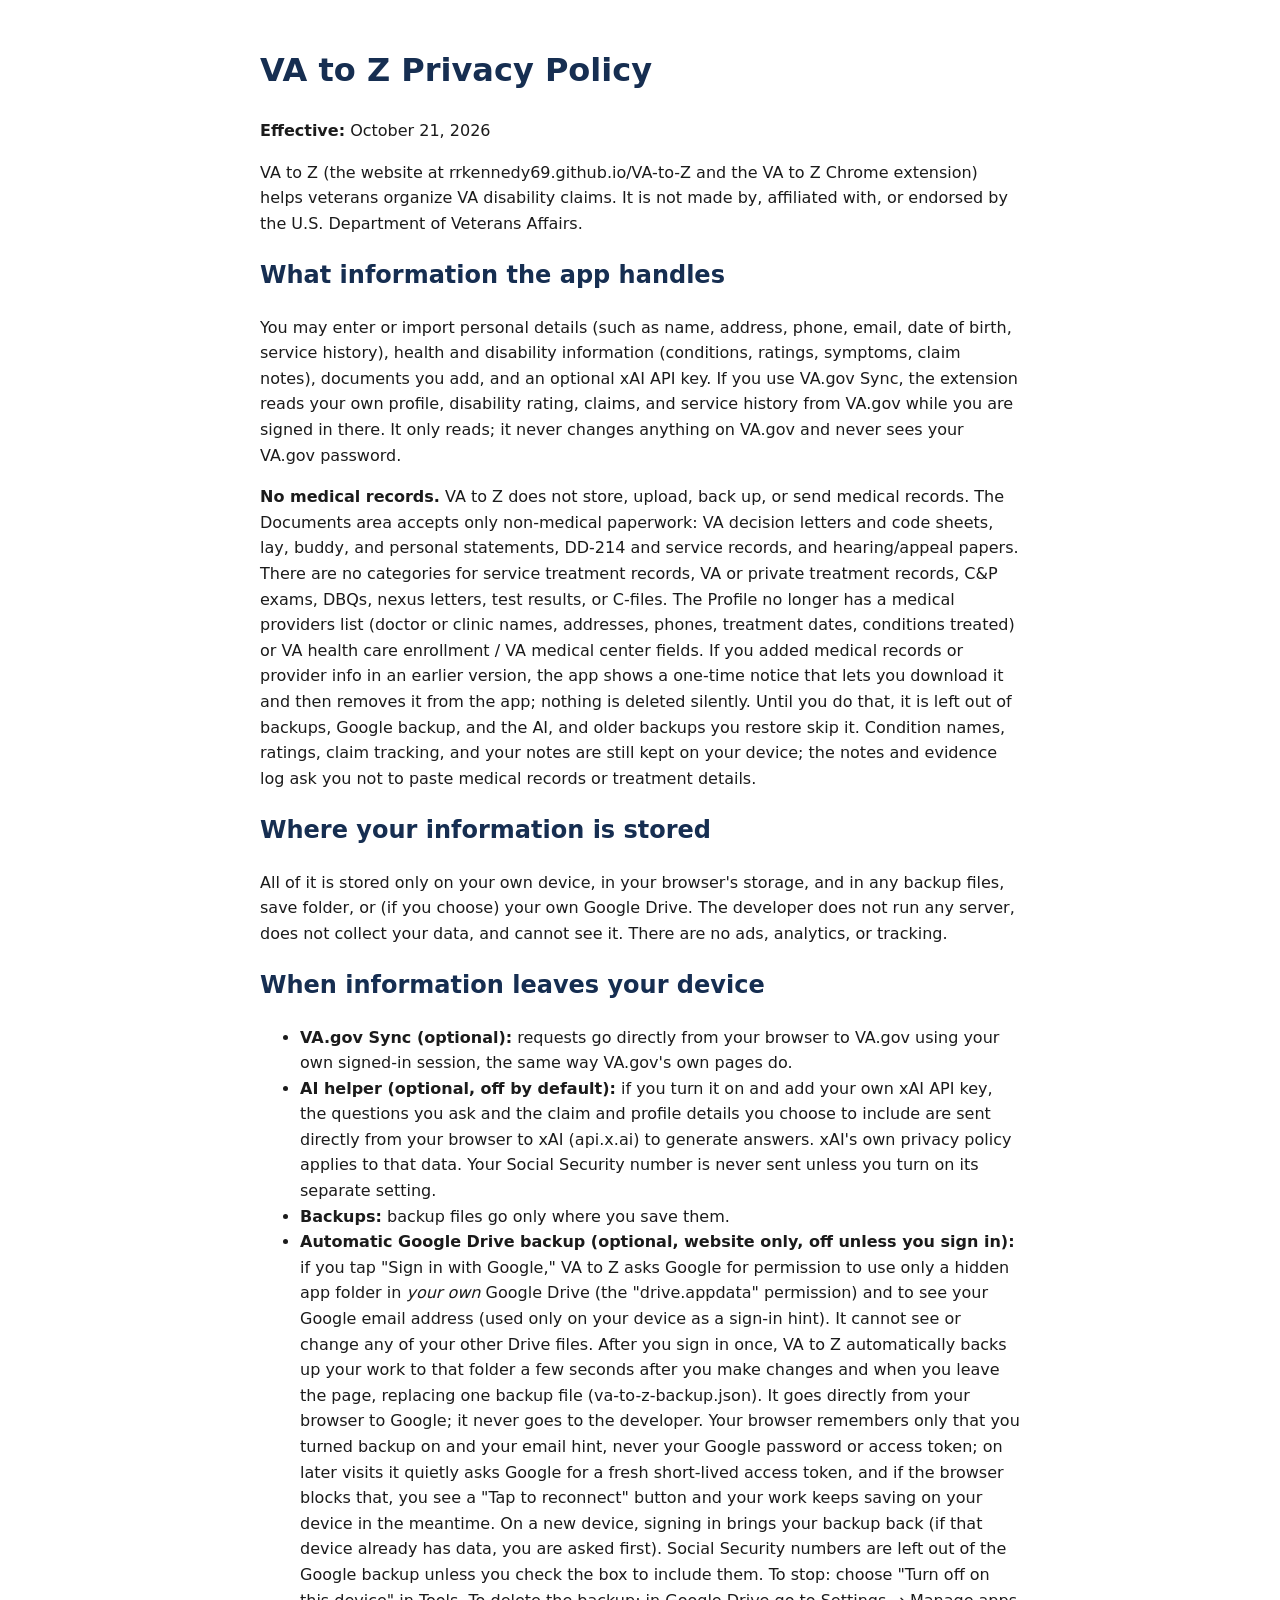
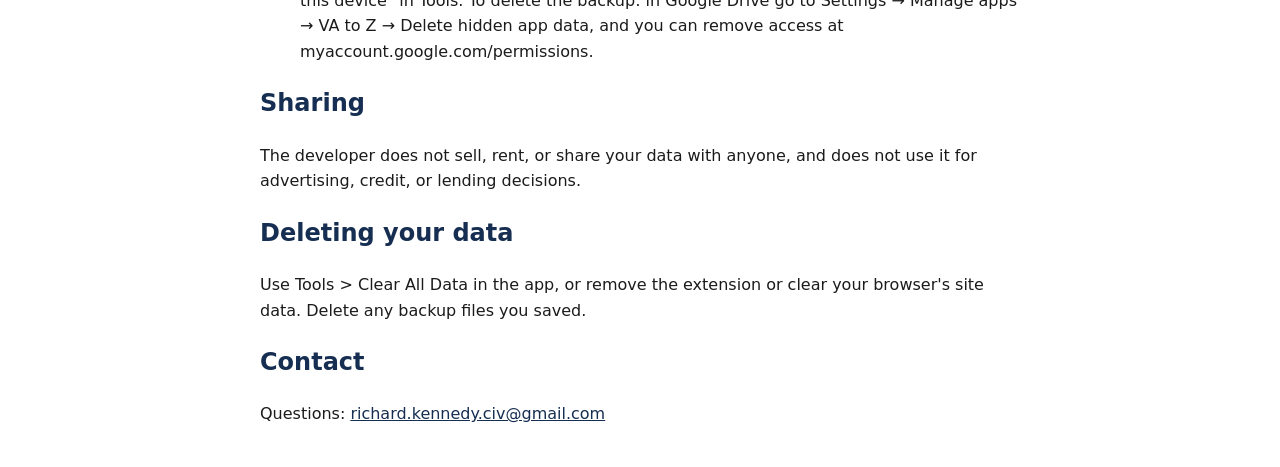
<file: privacy.html>
<!doctype html><html lang="en"><head><meta charset="utf-8"><meta name="viewport" content="width=device-width,initial-scale=1">
<title>VA to Z Privacy Policy</title>
<style>body{font:16px/1.6 system-ui,Arial,sans-serif;max-width:760px;margin:0 auto;padding:24px;color:#1b1b1b}h1,h2{color:#162e51}a{color:#162e51}</style></head><body>
<h1>VA to Z Privacy Policy</h1>
<p><strong>Effective:</strong> October 21, 2026</p>
<p>VA to Z (the website at rrkennedy69.github.io/VA-to-Z and the VA to Z Chrome extension) helps veterans organize VA disability claims. It is not made by, affiliated with, or endorsed by the U.S. Department of Veterans Affairs.</p>
<h2>What information the app handles</h2>
<p>You may enter or import personal details (such as name, address, phone, email, date of birth, service history), health and disability information (conditions, ratings, symptoms, claim notes), documents you add, and an optional xAI API key. If you use VA.gov Sync, the extension reads your own profile, disability rating, claims, and service history from VA.gov while you are signed in there. It only reads; it never changes anything on VA.gov and never sees your VA.gov password.</p>
<p><strong>No medical records.</strong> VA to Z does not store, upload, back up, or send medical records. The Documents area accepts only non-medical paperwork: VA decision letters and code sheets, lay, buddy, and personal statements, DD-214 and service records, and hearing/appeal papers. There are no categories for service treatment records, VA or private treatment records, C&amp;P exams, DBQs, nexus letters, test results, or C-files. The Profile no longer has a medical providers list (doctor or clinic names, addresses, phones, treatment dates, conditions treated) or VA health care enrollment / VA medical center fields. If you added medical records or provider info in an earlier version, the app shows a one-time notice that lets you download it and then removes it from the app; nothing is deleted silently. Until you do that, it is left out of backups, Google backup, and the AI, and older backups you restore skip it. Condition names, ratings, claim tracking, and your notes are still kept on your device; the notes and evidence log ask you not to paste medical records or treatment details.</p>
<h2>Where your information is stored</h2>
<p>All of it is stored only on your own device, in your browser's storage, and in any backup files, save folder, or (if you choose) your own Google Drive. The developer does not run any server, does not collect your data, and cannot see it. There are no ads, analytics, or tracking.</p>
<h2>When information leaves your device</h2>
<ul>
<li><strong>VA.gov Sync (optional):</strong> requests go directly from your browser to VA.gov using your own signed-in session, the same way VA.gov's own pages do.</li>
<li><strong>AI helper (optional, off by default):</strong> if you turn it on and add your own xAI API key, the questions you ask and the claim and profile details you choose to include are sent directly from your browser to xAI (api.x.ai) to generate answers. xAI's own privacy policy applies to that data. Your Social Security number is never sent unless you turn on its separate setting.</li>
<li><strong>Backups:</strong> backup files go only where you save them.</li>
<li><strong>Automatic Google Drive backup (optional, website only, off unless you sign in):</strong> if you tap "Sign in with Google," VA to Z asks Google for permission to use only a hidden app folder in <em>your own</em> Google Drive (the "drive.appdata" permission) and to see your Google email address (used only on your device as a sign-in hint). It cannot see or change any of your other Drive files. After you sign in once, VA to Z automatically backs up your work to that folder a few seconds after you make changes and when you leave the page, replacing one backup file (va-to-z-backup.json). It goes directly from your browser to Google; it never goes to the developer. Your browser remembers only that you turned backup on and your email hint, never your Google password or access token; on later visits it quietly asks Google for a fresh short-lived access token, and if the browser blocks that, you see a "Tap to reconnect" button and your work keeps saving on your device in the meantime. On a new device, signing in brings your backup back (if that device already has data, you are asked first). Social Security numbers are left out of the Google backup unless you check the box to include them. To stop: choose "Turn off on this device" in Tools. To delete the backup: in Google Drive go to Settings &rarr; Manage apps &rarr; VA to Z &rarr; Delete hidden app data, and you can remove access at myaccount.google.com/permissions.</li>
</ul>
<h2>Sharing</h2>
<p>The developer does not sell, rent, or share your data with anyone, and does not use it for advertising, credit, or lending decisions.</p>
<h2>Deleting your data</h2>
<p>Use Tools &gt; Clear All Data in the app, or remove the extension or clear your browser's site data. Delete any backup files you saved.</p>
<h2>Contact</h2>
<p>Questions: <a href="mailto:richard.kennedy.civ@gmail.com">richard.kennedy.civ@gmail.com</a></p>
</body></html>
</file>
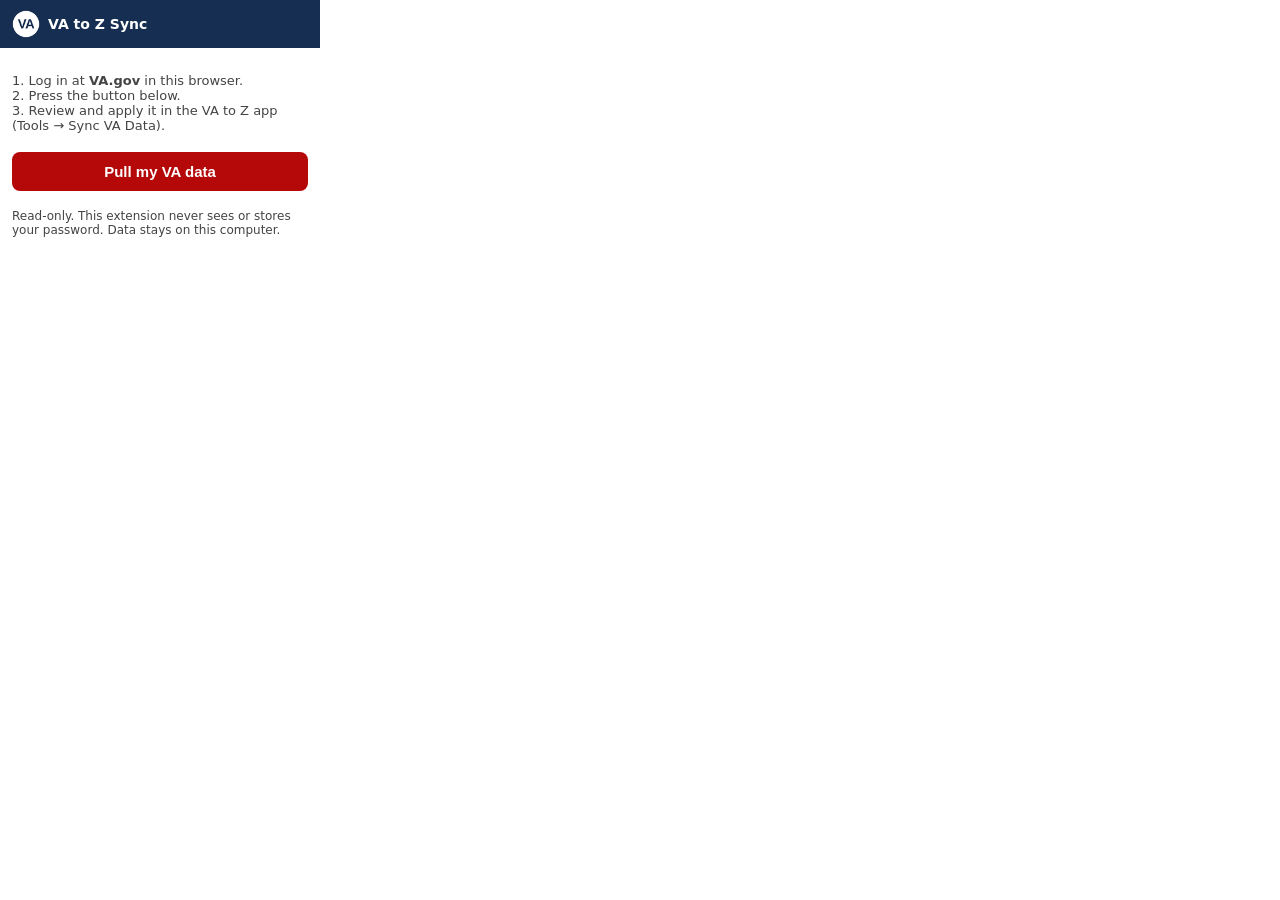
<file: extension/src/va-to-z-sync/popup.html>
<!doctype html><html><head><meta charset="utf-8"><style>
body{font:14px system-ui,-apple-system,Segoe UI,sans-serif;width:320px;margin:0;color:#1b1b1b}
header{background:#162e51;color:#fff;padding:10px 12px;display:flex;align-items:center;gap:8px;font-weight:700}
header img{width:28px;height:28px}main{padding:12px}
button{width:100%;padding:11px;border:0;border-radius:8px;font-size:15px;font-weight:700;cursor:pointer;margin:6px 0}
#pull{background:#b50909;color:#fff}#dl{background:#162e51;color:#fff}button:disabled{opacity:.5}
.m{font-size:13px;color:#444}.ok{color:#196b24;font-weight:600}.err{color:#b50909;font-weight:600}
</style></head><body><header><img src="icons/icon48.png" alt="">VA to Z Sync</header><main>
<p class="m">1. Log in at <b>VA.gov</b> in this browser.<br>2. Press the button below.<br>3. Review and apply it in the VA to Z app (Tools → Sync VA Data).</p>
<button id="pull">Pull my VA data</button>
<div id="msg" class="m"></div>
<button id="dl" style="display:none">Download VA data file</button>
<p class="m" style="font-size:12px">Read-only. This extension never sees or stores your password. Data stays on this computer.</p>
</main><script src="popup.js"></script></body></html>
</file>
